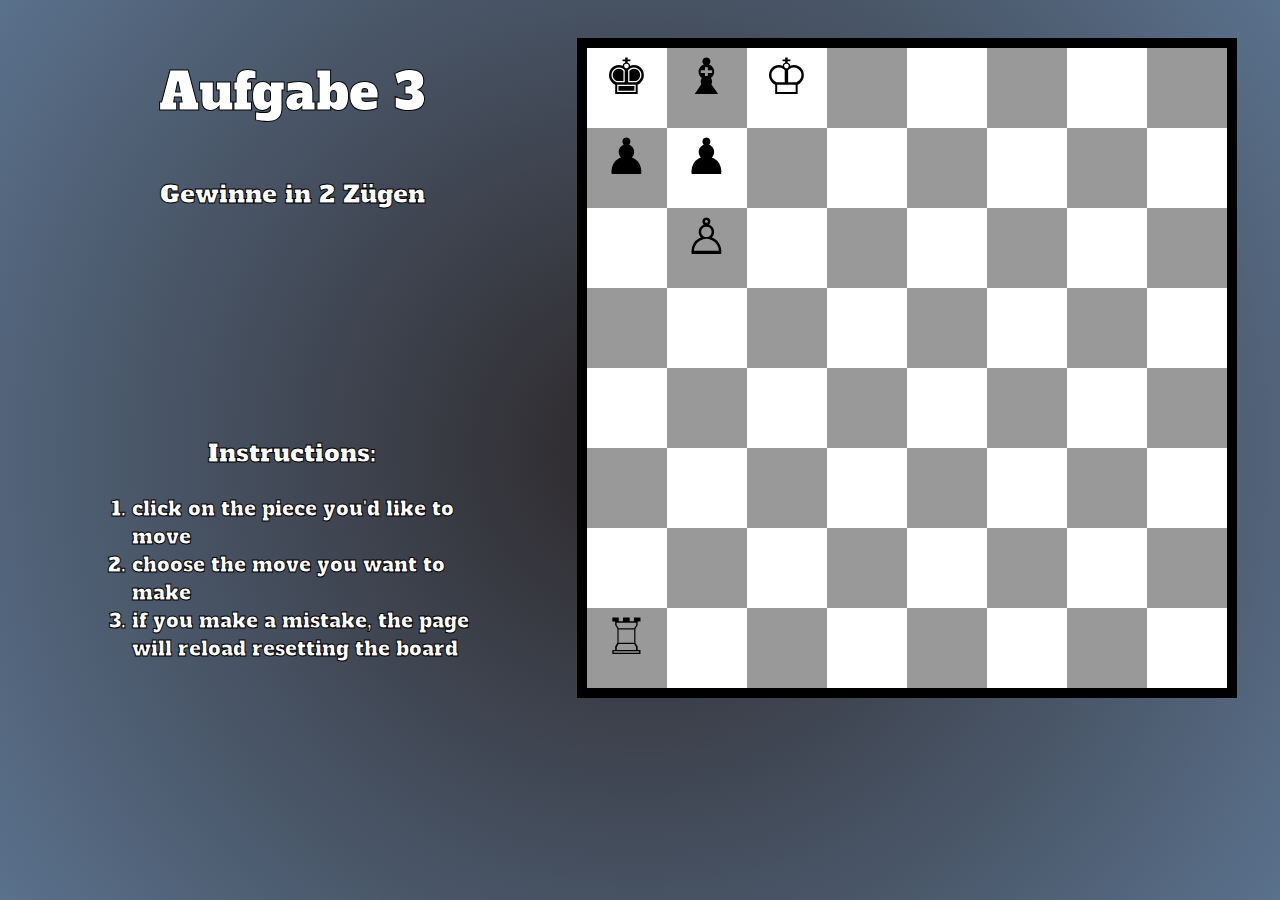
<file: chessPuzzle.html>
<!-- This is a little project i did for an university assignment -->
<html>
  <head>
    <title>Morphy's Puzzle</title>
    <meta charset="UTF-8" />
    <link rel="stylesheet" type="text/css" href="chessPuzzle.css" />
    <script type="text/javascript" src="chessPuzzle.js" defer></script>
    <!-- <script type="text/javascript" src="chess.js"></script> -->
    <link
      href="https://fonts.googleapis.com/css2?family=Alfa+Slab+One&display=swap"
      rel="stylesheet"
    />
  </head>
  <body>
    <div class="descrizione">
      <p class="titolo">Aufgabe 3</p>
      <p class="sottotitolo">Gewinne in 2 Zügen</p>
      <div class="risultato">
        <p id="risultato"></p>
        <button id="ricarica" onclick="ricarica()">Try again</button>
        <button id="senzacattura" onclick="senzacattura()">
          What if black didn't capture the rook?
        </button>
      </div>
      <div class="istruzioni">
        <p>Instructions:</p>
        <ol type="1">
          <li>click on the piece you'd like to move</li>
          <li>choose the move you want to make</li>
          <li>
            if you make a mistake, the page will reload resetting the board
          </li>
        </ol>
      </div>
    </div>
    <!--
        Chess pieces in Unicode:
        K B = &#9812;
        Q B = &#9813;
        R B = &#9814;
        B B = &#9815;
        Kn B = &#9816;
        P B = &#9817;
        K N = &#9818;
        Q N = &#9819;
        R N = &#9820;
        B N = &#9821;
        Kn N = &#9822;
        P N = &#9823;
    -->
    <div class="chessboard">
      <!-- Riga 8 -->
      <div id="a8" class="white"></div>
      <div id="b8" class="black"></div>
      <div id="c8" class="white"></div>
      <div id="d8" class="black"></div>
      <div id="e8" class="white"></div>
      <div id="f8" class="black"></div>
      <div id="g8" class="white"></div>
      <div id="h8" class="black"></div>
      <!-- Riga 7 -->
      <div id="a7" class="black"></div>
      <div id="b7" class="white"></div>
      <div id="c7" class="black"></div>
      <div id="d7" class="white"></div>
      <div id="e7" class="black"></div>
      <div id="f7" class="white"></div>
      <div id="g7" class="black"></div>
      <div id="h7" class="white"></div>
      <!-- Riga 6 -->
      <div id="a6" class="white"></div>
      <div id="b6" class="black"></div>
      <div id="c6" class="white"></div>
      <div id="d6" class="black"></div>
      <div id="e6" class="white"></div>
      <div id="f6" class="black"></div>
      <div id="g6" class="white"></div>
      <div id="h6" class="black"></div>
      <!-- Riga 5 -->
      <div id="a5" class="black"></div>
      <div id="b5" class="white"></div>
      <div id="c5" class="black"></div>
      <div id="d5" class="white"></div>
      <div id="e5" class="black"></div>
      <div id="f5" class="white"></div>
      <div id="g5" class="black"></div>
      <div id="h5" class="white"></div>
      <!-- Riga 4 -->
      <div id="a4" class="white"></div>
      <div id="a4" class="black"></div>
      <div id="a4" class="white"></div>
      <div id="a4" class="black"></div>
      <div id="a4" class="white"></div>
      <div id="a4" class="black"></div>
      <div id="a4" class="white"></div>
      <div id="a4" class="black"></div>
      <!-- Riga 3 -->
      <div id="a3" class="black"></div>
      <div id="b3" class="white"></div>
      <div id="c3" class="black"></div>
      <div id="d3" class="white"></div>
      <div id="e3" class="black"></div>
      <div id="f3" class="white"></div>
      <div id="g3" class="black"></div>
      <div id="h3" class="white"></div>
      <!-- Riga 2 -->
      <div id="a2" class="white"></div>
      <div id="b2" class="black"></div>
      <div id="c2" class="white"></div>
      <div id="d2" class="black"></div>
      <div id="e2" class="white"></div>
      <div id="f2" class="black"></div>
      <div id="g2" class="white"></div>
      <div id="h2" class="black"></div>
      <!-- Riga 1 -->
      <div id="a1" class="black"></div>
      <div id="b1" class="white"></div>
      <div id="c1" class="black"></div>
      <div id="d1" class="white"></div>
      <div id="e1" class="black"></div>
      <div id="f1" class="white"></div>
      <div id="g1" class="black"></div>
      <div id="h1" class="white"></div>
    </div>
  </body>
</html>
</file>
<file: chessPuzzle.css>
p,
li {
  font-family: 'Alfa Slab One', 'Roboto';
  text-align: center;
  -webkit-text-stroke-width: 1px;
  -webkit-text-stroke-color: black;
  color: white;
  font-size: 20px;
}

#ricarica {
  display: none;
}

#senzacattura {
  display: none;
}

#risultato {
  display: none;
}

.risultato {
  max-width: 400px;
  margin-top: 70px;
  margin-left: auto;
  margin-right: auto;
  text-align: center;
}

.risultato button {
  text-align: center;
}

.risultato {
  min-height: 130px;
}

.istruzioni {
  max-width: 400px;
  margin-left: auto;
  margin-right: auto;
}

.istruzioni p {
  font-size: 25px;
}

.istruzioni li {
  text-align: left;
}

.titolo {
  font-style: bold;
  font-size: 50px;
}

.sottotitolo {
  font-size: 25px;
}

.descrizione {
  float: left;
  width: 45%;
  margin: auto;
}

body {
  background: rgb(45, 40, 42);
  background: radial-gradient(
    circle,
    rgba(45, 40, 42, 1) 0%,
    rgba(90, 113, 140, 1) 100%
  );
}

.chessboard {
  float: left;
  width: 55%;
  width: 640px;
  height: 640px;
  margin-top: 30px;
  margin-bottom: 30px;
  border: 10px solid black;
}
.black {
  float: left;
  width: 80px;
  height: 80px;
  background-color: #999;
  font-size: 50px;
  text-align: center;
  display: table-cell;
  vertical-align: middle;
}
.white {
  float: left;
  width: 80px;
  height: 80px;
  background-color: #fff;
  font-size: 50px;
  text-align: center;
  display: table-cell;
  vertical-align: middle;
}

.evidenziata {
  box-sizing: border-box;
  border: 5px solid red;
}
</file>
